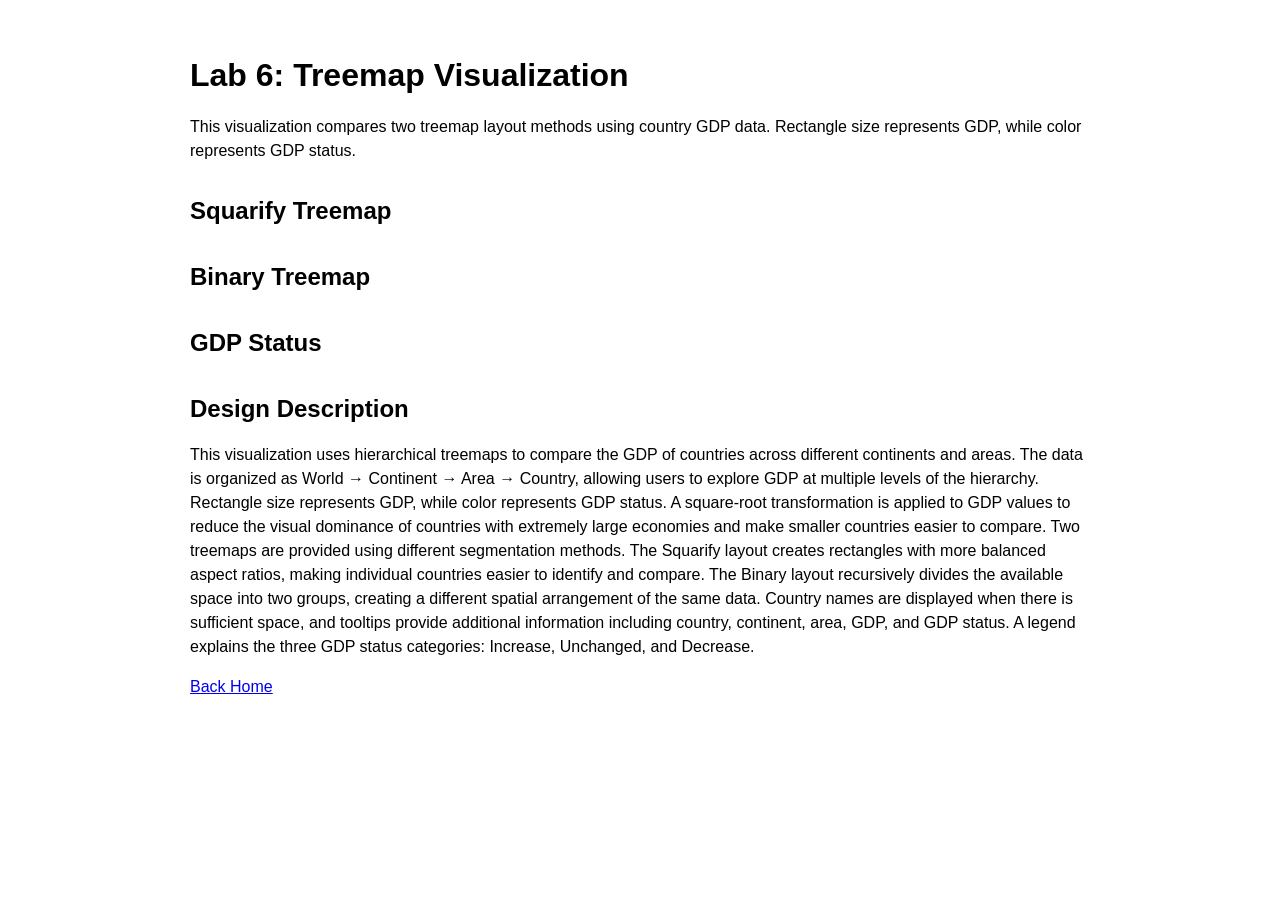
<file: lab6/index.html>
<!DOCTYPE html>
<html lang="en">

<head>

    <meta charset="UTF-8">

    <meta
        name="viewport"
        content="width=device-width, initial-scale=1.0"
    >

    <title>Lab 6 - Treemap</title>

    <script
        src="https://d3js.org/d3.v7.min.js">
    </script>


    <style>

        body {
            font-family: Arial, sans-serif;
            max-width: 900px;
            margin: 0 auto;
            padding: 30px;
            line-height: 1.5;
        }


        h1 {
            margin-bottom: 10px;
        }


        h2 {
            margin-top: 30px;
            margin-bottom: 10px;
        }


        .description {
            margin-bottom: 20px;
        }


        .treemap-container {
            width: 100%;
            max-width: 800px;
            margin-bottom: 25px;
        }


        .treemap-container svg {
            display: block;
            width: 100%;
            height: auto;
        }


        .cell text {
            fill: black;
        }


        #legend {
            margin-top: 10px;
            margin-bottom: 30px;
        }


        #tooltip {
            position: absolute;
            opacity: 0;
            background: white;
            border: 1px solid #999;
            padding: 8px 10px;
            border-radius: 4px;
            pointer-events: none;
            font-size: 13px;
            box-shadow: 0 2px 6px rgba(0, 0, 0, 0.15);
        }


        .footer {
            margin-top: 40px;
            padding-top: 20px;
            border-top: 1px solid #ddd;
            text-align: center;
        }


        .footer a {
            text-decoration: none;
            color: #333;
            font-size: 14px;
        }


        .footer a:hover {
            text-decoration: underline;
        }

    </style>

</head>


<body>


    <h1>Lab 6: Treemap Visualization</h1>


    <p class="description">
        This visualization compares two treemap layout methods
        using country GDP data. Rectangle size represents GDP,
        while color represents GDP status.
    </p>


    <!-- ============================== -->
    <!-- Squarify -->
    <!-- ============================== -->

    <h2>Squarify Treemap</h2>

    <div
        id="treemap1"
        class="treemap-container">
    </div>


    <!-- ============================== -->
    <!-- Binary -->
    <!-- ============================== -->

    <h2>Binary Treemap</h2>

    <div
        id="treemap2"
        class="treemap-container">
    </div>


    <!-- ============================== -->
    <!-- Legend -->
    <!-- ============================== -->

    <h2>GDP Status</h2>

    <div id="legend"></div>


    <!-- ============================== -->
    <!-- Tooltip -->
    <!-- ============================== -->

    <div id="tooltip"></div>


    <!-- ============================== -->
    <!-- Design Description -->
    <!-- ============================== -->

    <h2>Design Description</h2>

    <p>
        This visualization uses hierarchical treemaps to compare the GDP of countries across different continents and areas. 
        The data is organized as World → Continent → Area → Country, allowing users to explore GDP at multiple levels of the hierarchy. 
        Rectangle size represents GDP, while color represents GDP status. A square-root transformation is applied to GDP values to reduce the visual 
        dominance of countries with extremely large economies and make smaller countries easier to compare.

        Two treemaps are provided using different segmentation methods. 
        The Squarify layout creates rectangles with more balanced aspect ratios, 
        making individual countries easier to identify and compare. 
        The Binary layout recursively divides the available space into two groups, 
        creating a different spatial arrangement of the same data. Country names are displayed 
        when there is sufficient space, and tooltips provide additional information including country, 
        continent, area, GDP, and GDP status. A legend explains the three GDP status categories: Increase, Unchanged, and Decrease.

    </p>


    </div>

        <p class="back-home">
            <a href="../index.html"> Back Home</a>
        </p>

    </div>


    <script src="lab6.js"></script>

</body>

</html>
</file>
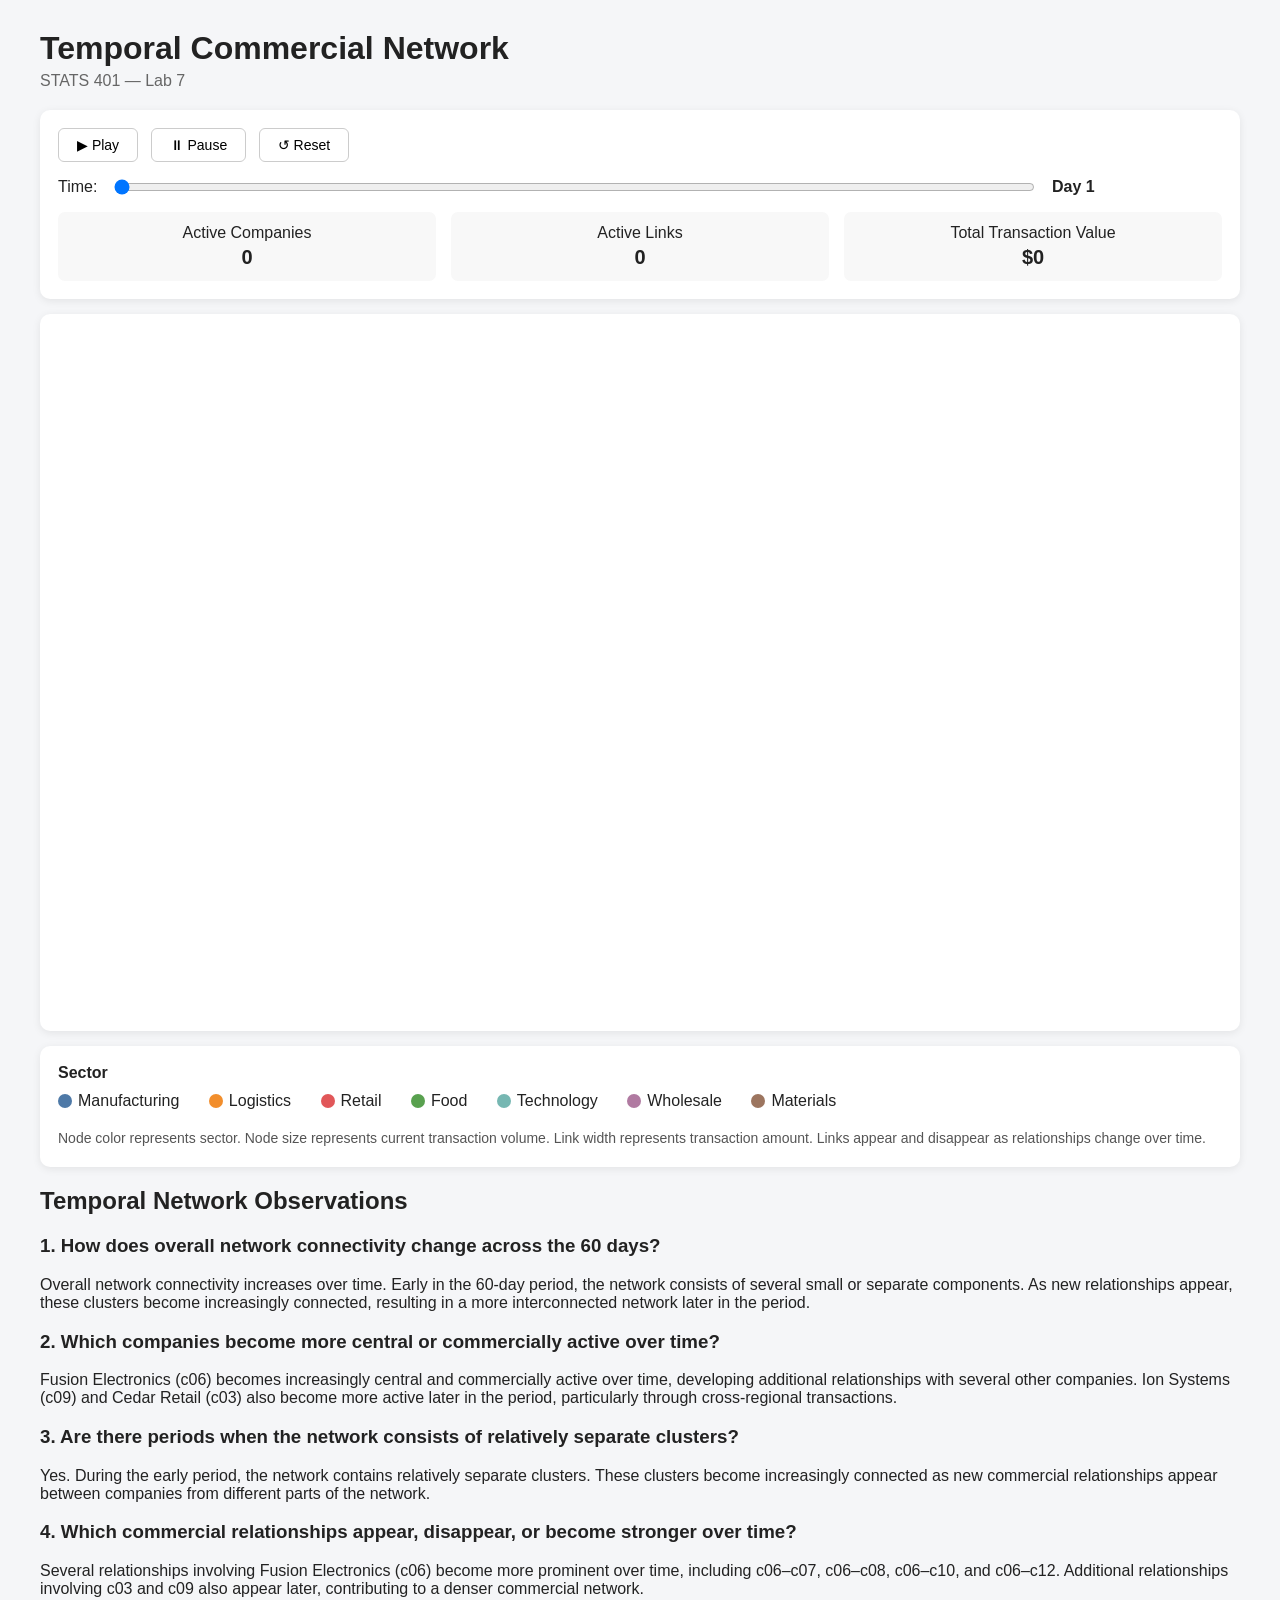
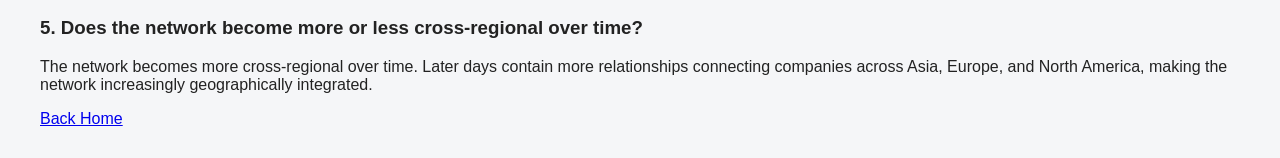
<file: lab7/index.html>
<!DOCTYPE html>
<html lang="en">

<head>
    <meta charset="UTF-8">
    <meta name="viewport" content="width=device-width, initial-scale=1.0">

    <title>Lab 7 - Temporal Commercial Network</title>

    <script src="https://d3js.org/d3.v7.min.js"></script>

    <style>

        * {
            box-sizing: border-box;
        }

        body {
            margin: 0;
            font-family: Arial, Helvetica, sans-serif;
            background: #f5f6f8;
            color: #222;
        }

        .container {
            width: 1200px;
            max-width: 95%;
            margin: 30px auto;
        }

        h1 {
            margin-bottom: 5px;
        }

        .subtitle {
            color: #666;
            margin-bottom: 20px;
        }

        /* =========================
           Controls
        ========================= */

        .controls {
            background: white;
            padding: 18px;
            border-radius: 10px;
            margin-bottom: 15px;
            box-shadow: 0 2px 8px rgba(0, 0, 0, 0.08);
        }

        .buttons {
            margin-bottom: 15px;
        }

        button {
            padding: 8px 18px;
            margin-right: 8px;
            border: 1px solid #ccc;
            border-radius: 6px;
            background: white;
            cursor: pointer;
            font-size: 14px;
        }

        button:hover {
            background: #eeeeee;
        }

        .slider-row {
            display: flex;
            align-items: center;
            gap: 15px;
        }

        #time-slider {
            flex: 1;
        }

        #day-label {
            font-weight: bold;
            min-width: 170px;
        }

        /* =========================
           Summary
        ========================= */

        .summary {
            display: flex;
            gap: 15px;
            margin-top: 15px;
        }

        .summary-box {
            flex: 1;
            background: #f8f8f8;
            padding: 12px;
            border-radius: 7px;
            text-align: center;
        }

        .summary-number {
            display: block;
            font-size: 20px;
            font-weight: bold;
            margin-top: 4px;
        }

        /* =========================
           Visualization
        ========================= */

        .visualization {
            background: white;
            border-radius: 10px;
            padding: 10px;
            box-shadow: 0 2px 8px rgba(0, 0, 0, 0.08);
            width: 100%;
            overflow: hidden;
        }

        #network {
            display: block;
            width: 100%;
            height: auto;
        }

        .link {
            stroke: #888;
            stroke-opacity: 0.65;
        }

        .node {
            stroke: white;
            stroke-width: 2px;
            cursor: pointer;
        }

        .node:hover {
            stroke: #222;
            stroke-width: 3px;
        }

        /* =========================
           Tooltip
        ========================= */

        .tooltip {
            position: fixed;
            background: white;
            border: 1px solid #bbb;
            border-radius: 7px;
            padding: 10px 12px;
            pointer-events: none;
            opacity: 0;
            font-size: 13px;
            line-height: 1.5;
            box-shadow: 0 3px 12px rgba(0, 0, 0, 0.15);
            z-index: 1000;
        }

        /* =========================
           Legend
        ========================= */

        .legend {
            background: white;
            margin-top: 15px;
            padding: 18px;
            border-radius: 10px;
            box-shadow: 0 2px 8px rgba(0, 0, 0, 0.08);
        }

        .legend-title {
            font-weight: bold;
            margin-bottom: 10px;
        }

        .legend-item {
            display: inline-flex;
            align-items: center;
            margin-right: 25px;
            margin-bottom: 8px;
        }

        .legend-dot {
            width: 14px;
            height: 14px;
            border-radius: 50%;
            margin-right: 6px;
            display: inline-block;
        }

        .legend-description {
            margin-top: 10px;
            color: #555;
            font-size: 14px;
            line-height: 1.5;
        }

    </style>

</head>


<body>

<div class="container">

    <h1>Temporal Commercial Network</h1>

    <div class="subtitle">
        STATS 401 — Lab 7
    </div>


    <!-- =========================
         Controls
    ========================= -->

    <div class="controls">

        <div class="buttons">

            <button id="play">
                ▶ Play
            </button>

            <button id="pause">
                ⏸ Pause
            </button>

            <button id="reset">
                ↺ Reset
            </button>

        </div>


        <div class="slider-row">

            <span>Time:</span>

            <input
                type="range"
                id="time-slider"
                min="1"
                max="60"
                value="1"
                step="1"
            >

            <span id="day-label">
                Day 1
            </span>

        </div>


        <div class="summary">

            <div class="summary-box">

                Active Companies

                <span
                    class="summary-number"
                    id="active-companies">
                    0
                </span>

            </div>


            <div class="summary-box">

                Active Links

                <span
                    class="summary-number"
                    id="active-links">
                    0
                </span>

            </div>


            <div class="summary-box">

                Total Transaction Value

                <span
                    class="summary-number"
                    id="total-value">
                    $0
                </span>

            </div>

        </div>

    </div>


    <!-- =========================
         Network Visualization
    ========================= -->

    <div class="visualization">

        <svg
            id="network"
            viewBox="0 0 1100 650"
            width="1100"
            height="650"
            preserveAspectRatio="xMidYMid meet">
        </svg>

    </div>


    <!-- =========================
         Legend
    ========================= -->

    <div class="legend">

        <div class="legend-title">
            Sector
        </div>


        <div class="legend-item">
            <span
                class="legend-dot"
                style="background:#4e79a7;">
            </span>
            Manufacturing
        </div>


        <div class="legend-item">
            <span
                class="legend-dot"
                style="background:#f28e2c;">
            </span>
            Logistics
        </div>


        <div class="legend-item">
            <span
                class="legend-dot"
                style="background:#e15759;">
            </span>
            Retail
        </div>


        <div class="legend-item">
            <span
                class="legend-dot"
                style="background:#59a14f;">
            </span>
            Food
        </div>


        <div class="legend-item">
            <span
                class="legend-dot"
                style="background:#76b7b2;">
            </span>
            Technology
        </div>


        <div class="legend-item">
            <span
                class="legend-dot"
                style="background:#b07aa1;">
            </span>
            Wholesale
        </div>


        <div class="legend-item">
            <span
                class="legend-dot"
                style="background:#9c755f;">
            </span>
            Materials
        </div>


        <div class="legend-description">

            Node color represents sector.
            Node size represents current transaction volume.
            Link width represents transaction amount.
            Links appear and disappear as relationships change over time.

        </div>

    </div>


    <!-- =========================
         Tooltip
    ========================= -->

    <div class="tooltip" id="tooltip"></div>

   
    <div class="observations">
        <h2>Temporal Network Observations</h2>

        <h3>1. How does overall network connectivity change across the 60 days?</h3>
        <p>
            Overall network connectivity increases over time. Early in the 60-day
            period, the network consists of several small or separate components.
            As new relationships appear, these clusters become increasingly connected,
            resulting in a more interconnected network later in the period.
        </p>

        <h3>2. Which companies become more central or commercially active over time?</h3>
        <p>
            Fusion Electronics (c06) becomes increasingly central and commercially
            active over time, developing additional relationships with several other
            companies. Ion Systems (c09) and Cedar Retail (c03) also become more
            active later in the period, particularly through cross-regional
            transactions.
        </p>

        <h3>3. Are there periods when the network consists of relatively separate clusters?</h3>
        <p>
            Yes. During the early period, the network contains relatively separate
            clusters. These clusters become increasingly connected as new commercial
            relationships appear between companies from different parts of the network.
        </p>

        <h3>4. Which commercial relationships appear, disappear, or become stronger over time?</h3>
        <p>
            Several relationships involving Fusion Electronics (c06) become more
            prominent over time, including c06–c07, c06–c08, c06–c10, and c06–c12.
            Additional relationships involving c03 and c09 also appear later,
            contributing to a denser commercial network.
        </p>

        <h3>5. Does the network become more or less cross-regional over time?</h3>
        <p>
            The network becomes more cross-regional over time. Later days contain
            more relationships connecting companies across Asia, Europe, and North
            America, making the network increasingly geographically integrated.
        </p>

    </div>

        <p class="back-home">
            <a href="../index.html"> Back Home</a>
        </p>

    </div>

    <script src="script.js"></script>
</body>
</html>
</file>
